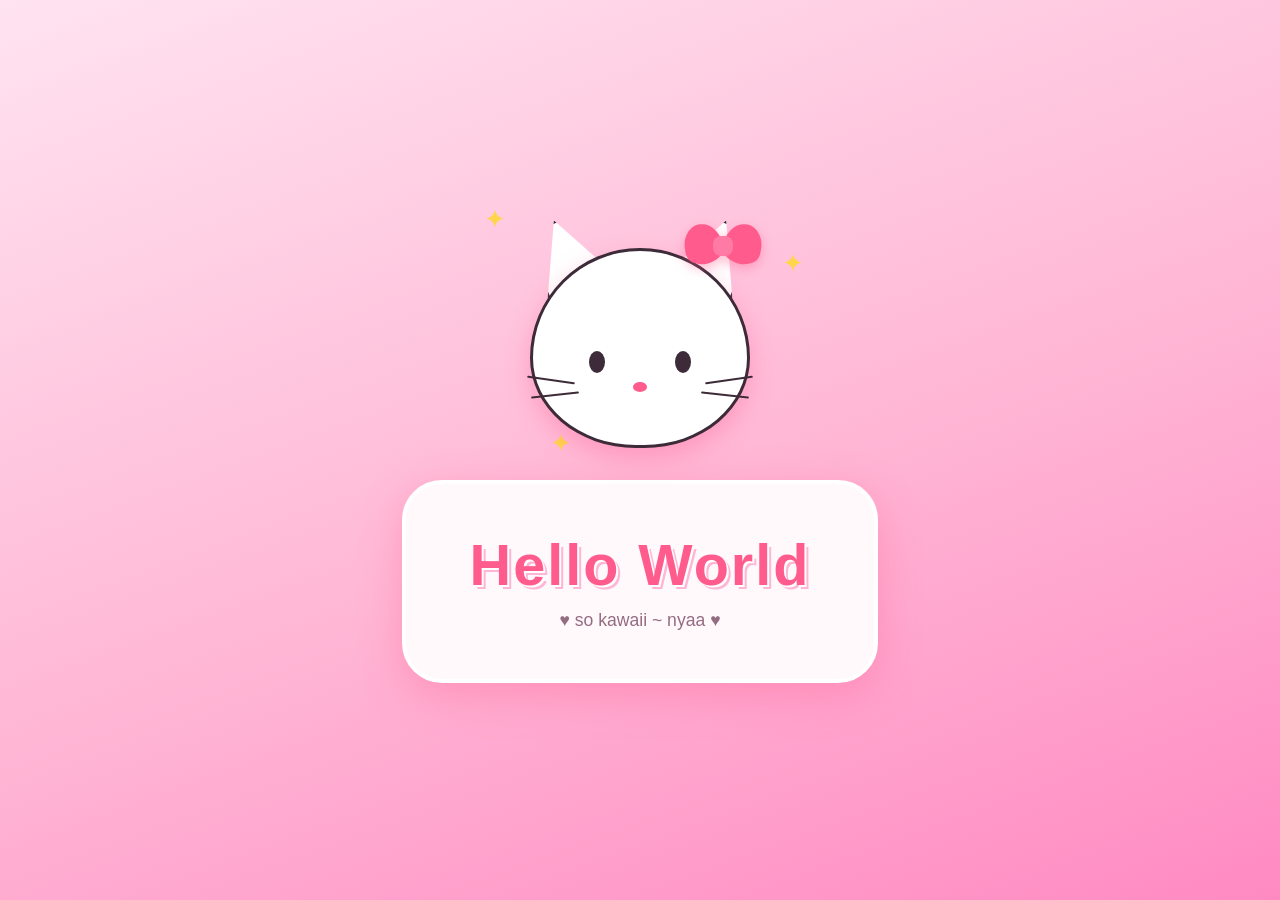
<file: index.html>
<!DOCTYPE html>
<html lang="en">
<head>
<meta charset="UTF-8" />
<meta name="viewport" content="width=device-width, initial-scale=1.0" />
<title>Hello World ♥</title>
<style>
  :root {
    --pink: #ffb6d5;
    --pink-deep: #ff8ac2;
    --pink-soft: #ffe3f0;
    --white: #fff9fc;
    --red: #ff5b8d;
    --ink: #7a4a63;
  }

  * { margin: 0; padding: 0; box-sizing: border-box; }

  body {
    min-height: 100vh;
    display: flex;
    flex-direction: column;
    align-items: center;
    justify-content: center;
    gap: 2rem;
    background: linear-gradient(160deg, var(--pink-soft) 0%, var(--pink) 55%, var(--pink-deep) 100%);
    font-family: "Comic Sans MS", "Chalkboard SE", "Segoe UI", cursive, sans-serif;
    overflow: hidden;
    color: var(--ink);
  }

  /* floating hearts background */
  .heart {
    position: fixed;
    bottom: -40px;
    font-size: 1.4rem;
    opacity: .5;
    animation: float-up 9s linear infinite;
    user-select: none;
    pointer-events: none;
  }
  @keyframes float-up {
    to { transform: translateY(-110vh) rotate(360deg); opacity: 0; }
  }

  .card {
    background: var(--white);
    border: 4px solid #fff;
    border-radius: 40px;
    padding: 3rem 4rem;
    text-align: center;
    box-shadow: 0 12px 40px rgba(255, 91, 141, .35);
  }

  h1 {
    font-size: clamp(2.2rem, 6vw, 3.6rem);
    letter-spacing: 2px;
    color: var(--red);
    text-shadow: 2px 2px 0 #fff, 4px 4px 0 var(--pink);
  }

  p.sub {
    margin-top: .75rem;
    font-size: 1.1rem;
    opacity: .8;
  }

  /* ---- the cat (all CSS, original cute design) ---- */
  .cat { position: relative; width: 260px; height: 230px; }

  .head {
    position: absolute;
    inset: 30px 20px 0 20px;
    background: #fff;
    border: 3px solid #3d2b39;
    border-radius: 50% 50% 48% 48% / 55% 55% 45% 45%;
    box-shadow: 0 10px 24px rgba(255, 91, 141, .35);
  }

  /* ears */
  .ear {
    position: absolute;
    top: 0;
    width: 70px;
    height: 70px;
    background: #fff;
    border: 3px solid #3d2b39;
    border-bottom: none;
    clip-path: polygon(50% 0%, 0% 100%, 100% 100%);
    border-radius: 16px 16px 0 0;
  }
  .ear.left  { left: 22px;  transform: rotate(-22deg); }
  .ear.right { right: 22px; transform: rotate(22deg); }

  /* eyes */
  .eye {
    position: absolute;
    top: 52%;
    width: 16px;
    height: 22px;
    background: #3d2b39;
    border-radius: 50%;
    animation: blink 4.5s infinite;
  }
  .eye.left  { left: 26%; }
  .eye.right { right: 26%; }
  @keyframes blink {
    0%, 92%, 100% { transform: scaleY(1); }
    95% { transform: scaleY(.1); }
  }

  /* nose */
  .nose {
    position: absolute;
    top: 68%;
    left: 50%;
    transform: translateX(-50%);
    width: 14px;
    height: 10px;
    background: var(--red);
    border-radius: 50%;
  }

  /* whiskers */
  .whisker {
    position: absolute;
    top: 66%;
    width: 48px;
    height: 2px;
    background: #3d2b39;
    border-radius: 2px;
  }
  .whisker.l1 { left: -6px;  transform: rotate(8deg); }
  .whisker.l2 { left: -2px;  top: 74%; transform: rotate(-6deg); }
  .whisker.r1 { right: -6px; transform: rotate(-8deg); }
  .whisker.r2 { right: -2px; top: 74%; transform: rotate(6deg); }

  /* the bow */
  .bow {
    position: absolute;
    top: 6px;
    right: 8px;
    width: 78px;
    height: 52px;
    z-index: 2;
    filter: drop-shadow(0 4px 6px rgba(255, 91, 141, .4));
    animation: wiggle 3s ease-in-out infinite;
  }
  .bow .loop {
    position: absolute;
    top: 0;
    width: 38px;
    height: 40px;
    background: var(--red);
    border-radius: 60% 60% 60% 60% / 70% 70% 40% 40%;
  }
  .bow .loop.left  { left: 0;  transform: rotate(-14deg); }
  .bow .loop.right { right: 0; transform: rotate(14deg); }
  .bow .knot {
    position: absolute;
    left: 50%;
    top: 12px;
    transform: translateX(-50%);
    width: 20px;
    height: 20px;
    background: #ff7aa5;
    border-radius: 8px;
  }
  @keyframes wiggle {
    0%, 100% { transform: rotate(0deg); }
    50% { transform: rotate(6deg); }
  }

  .sparkle {
    position: absolute;
    color: #ffd54a;
    font-size: 1.6rem;
    animation: twinkle 1.8s ease-in-out infinite;
    user-select: none;
  }
  .sparkle.s1 { top: -14px; left: -26px; animation-delay: 0s; }
  .sparkle.s2 { top: 30px;  right: -34px; animation-delay: .6s; }
  .sparkle.s3 { bottom: -10px; left: 40px; animation-delay: 1.2s; }
  @keyframes twinkle {
    0%, 100% { transform: scale(.7); opacity: .4; }
    50% { transform: scale(1.2); opacity: 1; }
  }
</style>
</head>
<body>

  <div class="cat" aria-label="cute cat">
    <div class="sparkle s1">✦</div>
    <div class="sparkle s2">✦</div>
    <div class="sparkle s3">✦</div>

    <div class="bow">
      <div class="loop left"></div>
      <div class="loop right"></div>
      <div class="knot"></div>
    </div>

    <div class="ear left"></div>
    <div class="ear right"></div>
    <div class="head">
      <div class="eye left"></div>
      <div class="eye right"></div>
      <div class="nose"></div>
      <div class="whisker l1"></div>
      <div class="whisker l2"></div>
      <div class="whisker r1"></div>
      <div class="whisker r2"></div>
    </div>
  </div>

  <div class="card">
    <h1>Hello World</h1>
    <p class="sub">♥ so kawaii ~ nyaa ♥</p>
  </div>

<script>
  // gently floating hearts
  for (let i = 0; i < 14; i++) {
    const h = document.createElement("div");
    h.className = "heart";
    h.textContent = ["♥", "♡", "✿"][i % 3];
    h.style.left = Math.random() * 100 + "vw";
    h.style.fontSize = 0.8 + Math.random() * 1.4 + "rem";
    h.style.animationDuration = 7 + Math.random() * 6 + "s";
    h.style.animationDelay = Math.random() * 8 + "s";
    document.body.appendChild(h);
  }
</script>
</body>
</html>
</file>
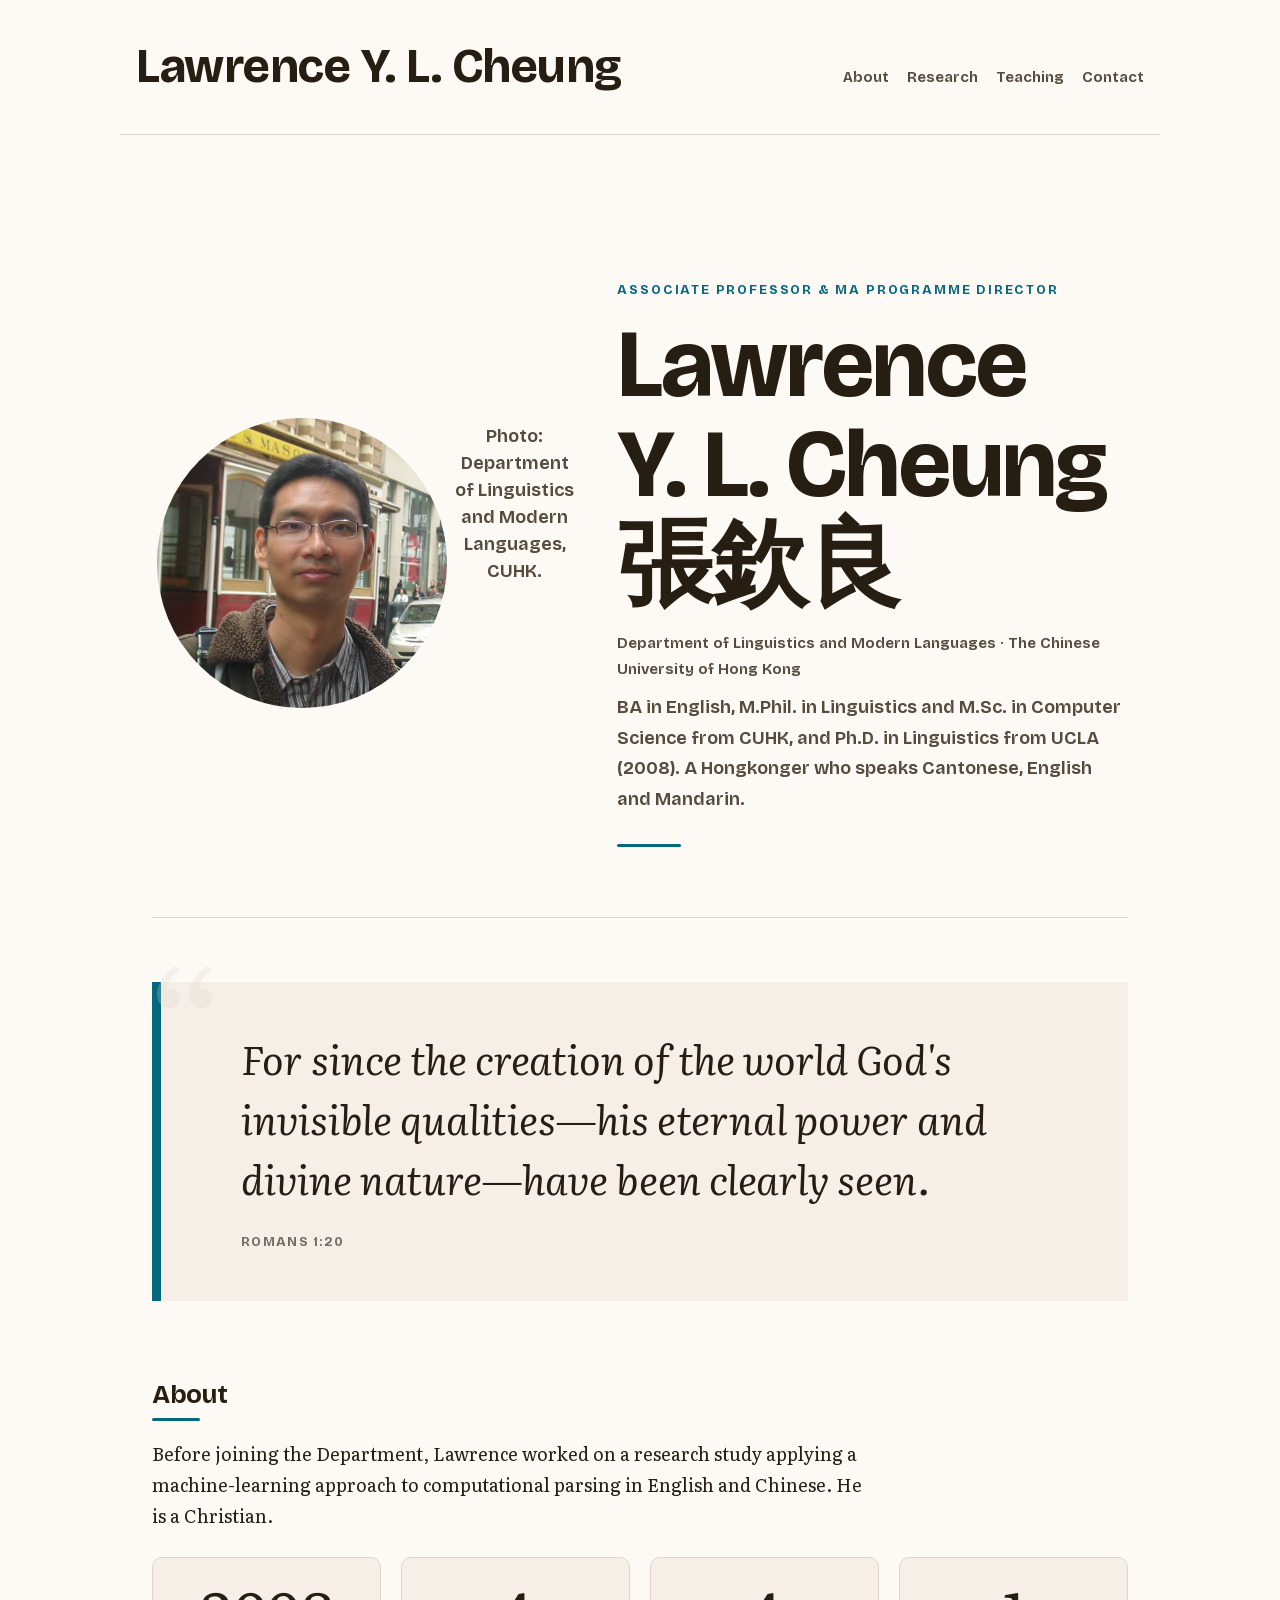
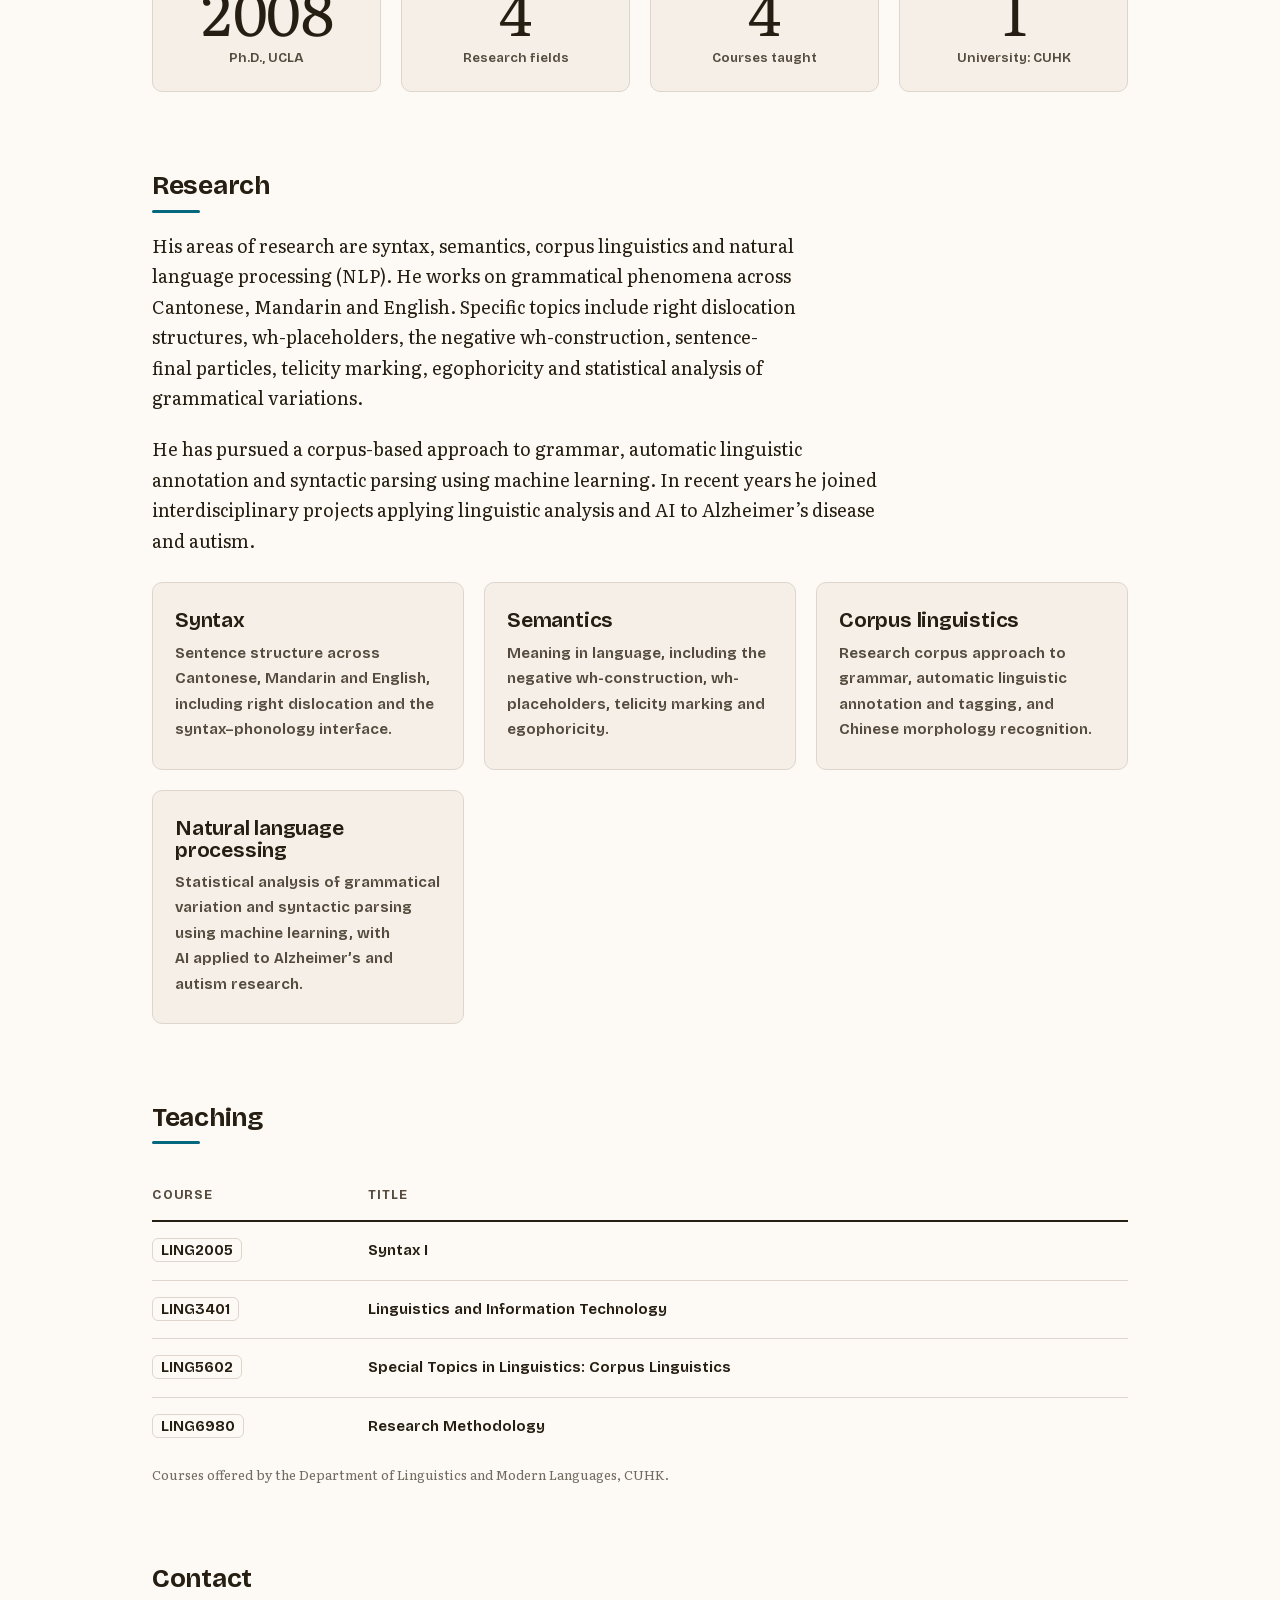
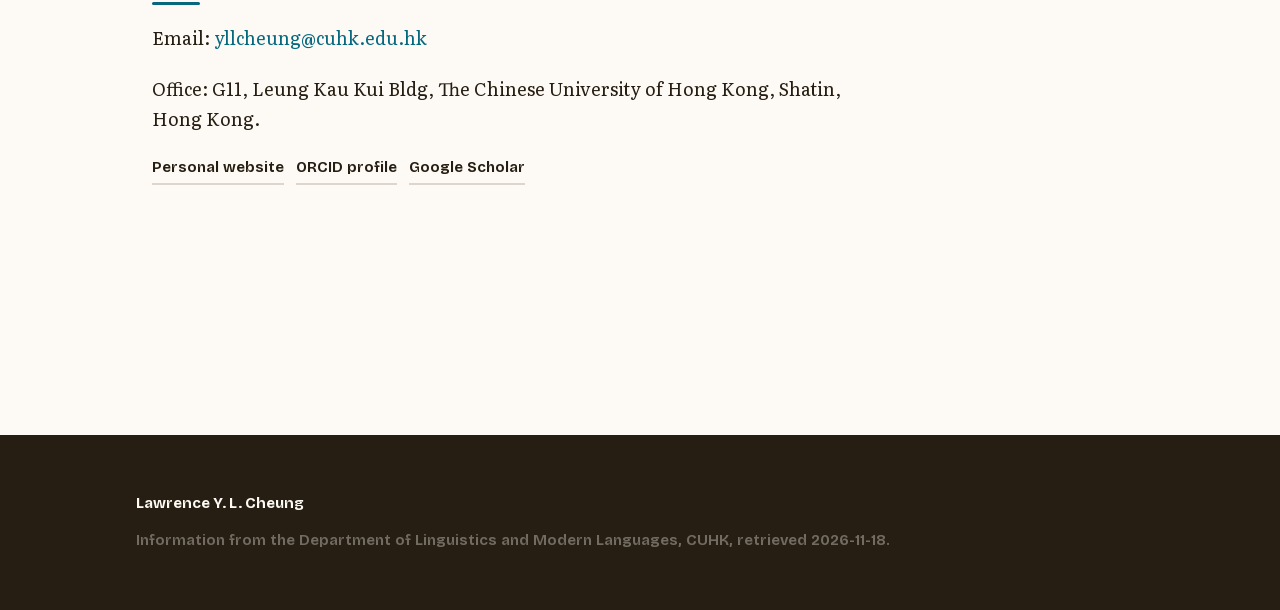
<file: cheung/index.html>
<!doctype html>
<html lang="en">
<head>
<meta charset="utf-8">
<meta name="viewport" content="width=device-width, initial-scale=1">
<title>Lawrence Y. L. Cheung — Linguistics, CUHK</title>
<link rel="stylesheet" href="base.css">
<link rel="stylesheet" href="palette.css">
<link rel="stylesheet" href="fonts/fonts.css">
<style>
  :root {
    --sans: "Bricolage Grotesque", system-ui, -apple-system, "Segoe UI", Roboto, "Helvetica Neue", Arial, sans-serif;
    --serif: "Literata", Georgia, "Times New Roman", serif;
    --small: 13px; --ui: 15px; --read: 18px; --h2: 26px;
    --title: clamp(44px, 7vw + 10px, 96px);
    --display: clamp(30px, 4vw + 12px, 48px);
  }
  *, *::before, *::after { box-sizing: border-box; }
  html { -webkit-text-size-adjust: 100%; }
  body { margin: 0; background: var(--paper); color: var(--ink); font: 400 var(--read)/1.7 var(--serif); }
  main { max-width: 1040px; margin: 0 auto; padding: 40px 16px 120px; }
  @media (min-width: 720px) { main { padding: 64px 32px 140px; } }
  h1, h2, h3 { font-family: var(--sans); line-height: 1.05; margin: 0; text-wrap: balance; }
  h1 { font-size: var(--title); font-weight: 800; letter-spacing: -0.02em; }
  h2 { font-size: var(--h2); font-weight: 700; letter-spacing: -0.01em; margin-top: 80px; margin-bottom: 18px; }
  h2::after { content: ""; display: block; width: 48px; height: 3px; background: var(--accent); margin-top: 10px; border-radius: 2px; }
  h3 { font-size: var(--display); font-weight: 650; margin-top: 32px; margin-bottom: 8px; letter-spacing: -0.01em; }
  p { margin: 0 0 20px; max-width: 66ch; }
  small, .note { font-size: var(--small); line-height: 1.5; color: var(--ink-3); }
  a { color: var(--accent); text-decoration: none; text-underline-offset: 3px; text-decoration-thickness: 1px; border-bottom: 1px solid transparent; }
  a:hover { border-bottom-color: var(--accent); text-decoration-thickness: 2px; }
  :focus-visible { outline: 3px solid var(--accent); outline-offset: 2px; }
  img { display: block; max-width: 100%; height: auto; border-radius: 10px; }
  @media (prefers-reduced-motion: reduce) { * { animation: none !important; transition: none !important; } }
  nav { max-width: 1040px; margin: 0 auto; padding: 26px 16px; border-bottom: 1px solid var(--rule); display: flex; flex-wrap: wrap; gap: 8px 24px; justify-content: space-between; align-items: baseline; }
  nav b { font-family: var(--sans); font-size: var(--display); font-weight: 800; letter-spacing: -0.01em; color: var(--ink); }
  nav ul { display: flex; flex-wrap: wrap; gap: 6px 18px; list-style: none; margin: 0; padding: 0; font-size: var(--ui); font-family: var(--sans); font-weight: 600; }
  nav a { color: var(--ink-2); padding: 6px 0; border-bottom: 2px solid transparent; }
  nav a:hover { color: var(--accent); border-bottom-color: var(--accent); }
  /* Hero */
  .hero { display: grid; gap: 40px; padding: 52px 0 70px; border-bottom: 1px solid var(--rule); }
  @media (min-width: 820px) {
    .hero { grid-template-columns: 1fr 1.2fr; align-items: center; padding-top: 80px; }
  }
  .hero .portrait { display: flex; justify-content: center; }
  .hero .portrait img { width: clamp(150px, 30vw, 300px); height: clamp(150px, 30vw, 300px); border-radius: 50%; border: 5px solid var(--paper); object-fit: cover; }
  .hero .text { display: flex; flex-direction: column; justify-content: center; }
  .hero .badge { font-family: var(--sans); font-size: var(--small); font-weight: 700; letter-spacing: 0.14em; text-transform: uppercase; color: var(--accent); margin-bottom: 14px; }
  .hero h1 { margin-bottom: 14px; }
  .hero .role { font-family: var(--sans); font-size: var(--ui); font-weight: 600; color: var(--ink-2); margin-bottom: 10px; }
  .hero p { font-family: var(--sans); font-size: var(--read); color: var(--ink-2); margin: 0 0 18px; }
  .hero .rule { width: 64px; height: 3px; background: var(--accent); border-radius: 2px; margin: 12px 0 0; }
  /* Pull quote */
  .pull { position: relative; margin: 64px 0 80px; padding: 46px 32px 46px 80px; border-left: 9px solid var(--accent); background: var(--surface); }
  .pull::before { content: "\201C"; font-family: var(--serif); font-size: clamp(72px, 14vw, 160px); font-weight: 700; color: var(--rule); position: absolute; top: -30px; left: -18px; line-height: 0.85; opacity: 0.25; }
  .pull p { font-family: var(--serif); font-size: clamp(26px, 3.2vw + 12px, 40px); font-style: italic; font-weight: 600; color: var(--ink); line-height: 1.5; margin: 0 0 16px; max-width: none; }
  .pull cite { font-family: var(--sans); font-size: var(--small); font-style: normal; font-weight: 700; letter-spacing: 0.1em; text-transform: uppercase; color: var(--ink-3); }
  /* About figures */
  .figures { display: grid; grid-template-columns: repeat(auto-fit, minmax(150px, 1fr)); gap: 20px; margin: 26px 0 10px; }
  .figures > div { background: var(--surface); border: 1px solid var(--rule); border-radius: 10px; padding: 22px 16px; text-align: center; }
  .figures .n { display: block; font-size: clamp(34px, 5vw + 14px, 60px); font-weight: 800; line-height: 1; letter-spacing: -0.02em; color: var(--ink); font-variant-numeric: tabular-nums; }
  .figures .lab { display: block; font-size: var(--small); color: var(--ink-2); margin-top: 7px; font-family: var(--sans); font-weight: 600; }
  /* Research cards */
  .research-grid { display: grid; grid-template-columns: repeat(auto-fit, minmax(230px, 1fr)); gap: 20px; margin-top: 26px; }
  .field-card { background: var(--surface); border: 1px solid var(--rule); border-radius: 10px; padding: 26px 22px; }
  .field-card h3 { font-size: 21px; margin: 0 0 9px; color: var(--ink); }
  .field-card p { font-size: var(--ui); color: var(--ink-2); margin: 0; font-family: var(--sans); }
  /* Teaching table */
  .table-wrap { overflow-x: auto; margin: 26px 0 10px; }
  table { border-collapse: collapse; width: 100%; font-size: var(--ui); font-family: var(--sans); }
  th { text-align: left; font-weight: 700; color: var(--ink-2); padding: 14px 16px 14px 0; border-bottom: 2px solid var(--ink); white-space: nowrap; font-size: var(--small); letter-spacing: 0.06em; text-transform: uppercase; }
  td { padding: 16px 16px 16px 0; border-bottom: 1px solid var(--rule); vertical-align: top; }
  td code { font-family: var(--sans); font-size: var(--ui); color: var(--ink); background: var(--paper); padding: 2px 8px; border-radius: 6px; border: 1px solid var(--rule); }
  tr:last-child td { border-bottom: none; }
  /* Contact links */
  .links { display: flex; flex-wrap: wrap; gap: 12px; margin-top: 12px; }
  .links a { font-family: var(--sans); font-size: var(--ui); font-weight: 600; color: var(--ink); border-bottom: 2px solid var(--rule); padding-bottom: 2px; }
  .links a:hover { color: var(--accent); border-bottom-color: var(--accent); }
  /* Footer */
  .foot { margin-top: 110px; background: var(--ink); color: var(--paper); }
  .foot div { max-width: 1040px; margin: 0 auto; padding: 56px 16px; display: grid; gap: 12px; font-size: var(--ui); font-family: var(--sans); }
  .foot b { color: var(--paper); }
  .foot span { color: var(--ink-3); }
  .foot a { color: var(--accent-wash); border-bottom-color: rgba(255,255,255,0.35); }
  .foot a:hover { color: #ffffff; border-bottom-color: #ffffff; }
</style>
</head>
<body>
<nav aria-label="Main">
  <b>Lawrence Y. L. Cheung</b>
  <ul>
    <li><a href="#about">About</a></li>
    <li><a href="#research">Research</a></li>
    <li><a href="#teaching">Teaching</a></li>
    <li><a href="#contact">Contact</a></li>
  </ul>
</nav>
<main>
  <section class="hero">
    <div class="portrait">
      <img src="images/lawrence-cuhk.jpg" alt="Portrait of Professor CHEUNG Yam Leung Lawrence" width="559" height="559">
      <p class="note" style="text-align:center;margin-top:10px;">Photo: Department of Linguistics and Modern Languages, CUHK.</p>
    </div>
    <div class="text">
      <span class="badge">Associate Professor &amp; MA Programme Director</span>
      <h1>Lawrence Y. L. Cheung 張欽良</h1>
      <div class="role">Department of Linguistics and Modern Languages &middot; The Chinese University of Hong Kong</div>
      <p>BA in English, M.Phil. in Linguistics and M.Sc. in Computer Science from CUHK, and Ph.D. in Linguistics from UCLA (2008). A Hongkonger who speaks Cantonese, English and Mandarin.</p>
      <div class="rule"></div>
    </div>
  </section>

  <div class="pull">
    <p>For since the creation of the world God's invisible qualities&mdash;his eternal power and divine nature&mdash;have been clearly seen.</p>
    <cite>Romans 1:20</cite>
  </div>

  <h2 id="about">About</h2>
  <p>Before joining the Department, Lawrence worked on a research study applying a machine-learning approach to computational parsing in English and Chinese. He is a Christian.</p>
  <div class="figures">
    <div><span class="n">2008</span><span class="lab">Ph.D., UCLA</span></div>
    <div><span class="n">4</span><span class="lab">Research fields</span></div>
    <div><span class="n">4</span><span class="lab">Courses taught</span></div>
    <div><span class="n">1</span><span class="lab">University: CUHK</span></div>
  </div>

  <h2 id="research">Research</h2>
  <p>His areas of research are syntax, semantics, corpus linguistics and natural language processing (NLP). He works on grammatical phenomena across Cantonese, Mandarin and English. Specific topics include right dislocation structures, wh-placeholders, the negative wh-construction, sentence-final particles, telicity marking, egophoricity and statistical analysis of grammatical variations.</p>
  <p>He has pursued a corpus-based approach to grammar, automatic linguistic annotation and syntactic parsing using machine learning. In recent years he joined interdisciplinary projects applying linguistic analysis and AI to Alzheimer&rsquo;s disease and autism.</p>
  <div class="research-grid">
    <div class="field-card">
      <h3>Syntax</h3>
      <p>Sentence structure across Cantonese, Mandarin and English, including right dislocation and the syntax&ndash;phonology interface.</p>
    </div>
    <div class="field-card">
      <h3>Semantics</h3>
      <p>Meaning in language, including the negative wh-construction, wh-placeholders, telicity marking and egophoricity.</p>
    </div>
    <div class="field-card">
      <h3>Corpus linguistics</h3>
      <p>Research corpus approach to grammar, automatic linguistic annotation and tagging, and Chinese morphology recognition.</p>
    </div>
    <div class="field-card">
      <h3>Natural language processing</h3>
      <p>Statistical analysis of grammatical variation and syntactic parsing using machine learning, with AI applied to Alzheimer&rsquo;s and autism research.</p>
    </div>
  </div>

  <h2 id="teaching">Teaching</h2>
  <div class="table-wrap">
  <table>
    <thead>
      <tr><th>Course</th><th>Title</th></tr>
    </thead>
    <tbody>
      <tr><td><code>LING2005</code></td><td>Syntax I</td></tr>
      <tr><td><code>LING3401</code></td><td>Linguistics and Information Technology</td></tr>
      <tr><td><code>LING5602</code></td><td>Special Topics in Linguistics: Corpus Linguistics</td></tr>
      <tr><td><code>LING6980</code></td><td>Research Methodology</td></tr>
    </tbody>
  </table>
  </div>
  <p class="note">Courses offered by the Department of Linguistics and Modern Languages, CUHK.</p>

  <h2 id="contact">Contact</h2>
  <p>Email: <a href="mailto:yllcheung@cuhk.edu.hk">yllcheung@cuhk.edu.hk</a></p>
  <p>Office: G11, Leung Kau Kui Bldg, The Chinese University of Hong Kong, Shatin, Hong Kong.</p>
  <div class="links">
    <a href="https://ling.cuhk.edu.hk/people/lawrence/index.html">Personal website</a>
    <a href="https://orcid.org/0000-0003-1686-2353">ORCID profile</a>
    <a href="https://scholar.google.com/citations?user=MeF2GBoAAAAJ&amp;hl=en">Google Scholar</a>
  </div>

</main>
<footer class="foot"><div><b>Lawrence Y. L. Cheung</b><span>Information from the Department of Linguistics and Modern Languages, CUHK, retrieved 2026-11-18.</span></div></footer>
</body>
</html>
</file>
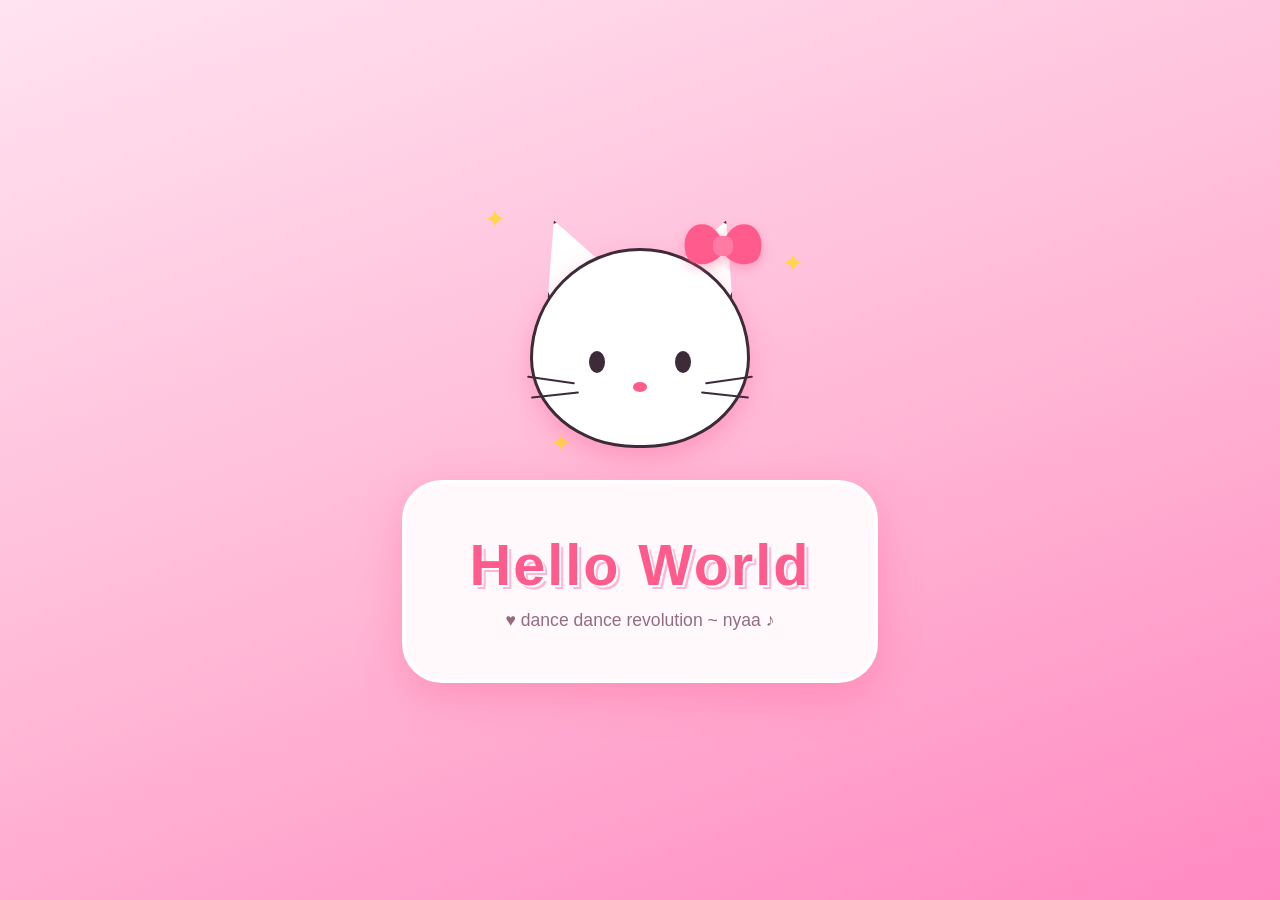
<file: hello-kitty.html>
<!DOCTYPE html>
<html lang="en">
<head>
<meta charset="UTF-8" />
<meta name="viewport" content="width=device-width, initial-scale=1.0" />
<title>Hello World ♥</title>
<style>
  :root {
    --pink: #ffb6d5;
    --pink-deep: #ff8ac2;
    --pink-soft: #ffe3f0;
    --white: #fff9fc;
    --red: #ff5b8d;
    --ink: #7a4a63;
  }

  * { margin: 0; padding: 0; box-sizing: border-box; }

  body {
    min-height: 100vh;
    display: flex;
    flex-direction: column;
    align-items: center;
    justify-content: center;
    gap: 2rem;
    background: linear-gradient(160deg, var(--pink-soft) 0%, var(--pink) 55%, var(--pink-deep) 100%);
    font-family: "Comic Sans MS", "Chalkboard SE", "Segoe UI", cursive, sans-serif;
    overflow: hidden;
    color: var(--ink);
  }

  /* floating hearts background */
  .heart {
    position: fixed;
    bottom: -40px;
    font-size: 1.4rem;
    opacity: .5;
    animation: float-up 9s linear infinite;
    user-select: none;
    pointer-events: none;
  }
  @keyframes float-up {
    to { transform: translateY(-110vh) rotate(360deg); opacity: 0; }
  }

  .card {
    background: var(--white);
    border: 4px solid #fff;
    border-radius: 40px;
    padding: 3rem 4rem;
    text-align: center;
    box-shadow: 0 12px 40px rgba(255, 91, 141, .35);
  }

  h1 {
    font-size: clamp(2.2rem, 6vw, 3.6rem);
    letter-spacing: 2px;
    color: var(--red);
    text-shadow: 2px 2px 0 #fff, 4px 4px 0 var(--pink);
  }

  p.sub {
    margin-top: .75rem;
    font-size: 1.1rem;
    opacity: .8;
  }

  /* ---- the cat (all CSS, original cute design) ---- */
  .cat {
    position: relative;
    width: 260px;
    height: 230px;
    animation: dance 1.2s ease-in-out infinite;
    transform-origin: 50% 90%;
  }

  /* the dance moves: bounce, sway, and a little spin every few beats */
  @keyframes dance {
    0%, 100% { transform: translateY(0) rotate(0deg) scale(1); }
    12%      { transform: translateY(-16px) rotate(-6deg) scale(1.02); }
    25%      { transform: translateY(0) rotate(0deg) scale(.98); }
    37%      { transform: translateY(-16px) rotate(6deg) scale(1.02); }
    50%      { transform: translateY(0) rotate(0deg) scale(.98); }
    62%      { transform: translateY(-12px) rotate(-8deg); }
    75%      { transform: translateY(0) rotate(8deg); }
    87%      { transform: translateY(-10px) rotate(0deg) scale(1.03); }
  }

  .head {
    position: absolute;
    inset: 30px 20px 0 20px;
    background: #fff;
    border: 3px solid #3d2b39;
    border-radius: 50% 50% 48% 48% / 55% 55% 45% 45%;
    box-shadow: 0 10px 24px rgba(255, 91, 141, .35);
  }

  /* ears */
  .ear {
    position: absolute;
    top: 0;
    width: 70px;
    height: 70px;
    background: #fff;
    border: 3px solid #3d2b39;
    border-bottom: none;
    clip-path: polygon(50% 0%, 0% 100%, 100% 100%);
    border-radius: 16px 16px 0 0;
  }
  .ear.left  { left: 22px;  transform: rotate(-22deg); }
  .ear.right { right: 22px; transform: rotate(22deg); }

  /* ears twitch while dancing */
  .ear.left  { animation: ear-left 1.2s ease-in-out infinite; }
  .ear.right { animation: ear-right 1.2s ease-in-out infinite; }
  @keyframes ear-left {
    0%, 100% { transform: rotate(-22deg); }
    25%      { transform: rotate(-34deg); }
    50%      { transform: rotate(-18deg); }
  }
  @keyframes ear-right {
    0%, 100% { transform: rotate(22deg); }
    25%      { transform: rotate(34deg); }
    50%      { transform: rotate(18deg); }
  }

  /* eyes */
  .eye {
    position: absolute;
    top: 52%;
    width: 16px;
    height: 22px;
    background: #3d2b39;
    border-radius: 50%;
    animation: blink 4.5s infinite;
  }
  .eye.left  { left: 26%; }
  .eye.right { right: 26%; }
  @keyframes blink {
    0%, 92%, 100% { transform: scaleY(1); }
    95% { transform: scaleY(.1); }
  }

  /* nose */
  .nose {
    position: absolute;
    top: 68%;
    left: 50%;
    transform: translateX(-50%);
    width: 14px;
    height: 10px;
    background: var(--red);
    border-radius: 50%;
  }

  /* whiskers */
  .whisker {
    position: absolute;
    top: 66%;
    width: 48px;
    height: 2px;
    background: #3d2b39;
    border-radius: 2px;
  }
  .whisker.l1 { left: -6px;  transform: rotate(8deg); }
  .whisker.l2 { left: -2px;  top: 74%; transform: rotate(-6deg); }
  .whisker.r1 { right: -6px; transform: rotate(-8deg); }
  .whisker.r2 { right: -2px; top: 74%; transform: rotate(6deg); }

  /* the bow */
  .bow {
    position: absolute;
    top: 6px;
    right: 8px;
    width: 78px;
    height: 52px;
    z-index: 2;
    filter: drop-shadow(0 4px 6px rgba(255, 91, 141, .4));
    animation: wiggle 3s ease-in-out infinite;
  }
  .bow .loop {
    position: absolute;
    top: 0;
    width: 38px;
    height: 40px;
    background: var(--red);
    border-radius: 60% 60% 60% 60% / 70% 70% 40% 40%;
  }
  .bow .loop.left  { left: 0;  transform: rotate(-14deg); }
  .bow .loop.right { right: 0; transform: rotate(14deg); }
  .bow .knot {
    position: absolute;
    left: 50%;
    top: 12px;
    transform: translateX(-50%);
    width: 20px;
    height: 20px;
    background: #ff7aa5;
    border-radius: 8px;
  }
  @keyframes wiggle {
    0%, 100% { transform: rotate(0deg); }
    50% { transform: rotate(6deg); }
  }

  .sparkle {
    position: absolute;
    color: #ffd54a;
    font-size: 1.6rem;
    animation: twinkle 1.8s ease-in-out infinite;
    user-select: none;
  }
  .sparkle.s1 { top: -14px; left: -26px; animation-delay: 0s; }
  .sparkle.s2 { top: 30px;  right: -34px; animation-delay: .6s; }
  .sparkle.s3 { bottom: -10px; left: 40px; animation-delay: 1.2s; }
  @keyframes twinkle {
    0%, 100% { transform: scale(.7); opacity: .4; }
    50% { transform: scale(1.2); opacity: 1; }
  }

  /* dancing music notes around the cat */
  .note {
    position: absolute;
    font-size: 1.8rem;
    color: var(--red);
    opacity: 0;
    animation: pop-note 1.2s ease-out infinite;
    user-select: none;
    pointer-events: none;
  }
  .note.n1 { left: -46px; top: 40%;  animation-delay: .15s; }
  .note.n2 { right: -46px; top: 30%; animation-delay: .55s; }
  .note.n3 { left: 20px; top: -44px; animation-delay: .85s; }
  @keyframes pop-note {
    0%   { transform: translateY(0) scale(.6); opacity: 0; }
    25%  { opacity: 1; }
    100% { transform: translateY(-34px) scale(1.15) rotate(10deg); opacity: 0; }
  }
</style>
</head>
<body>

  <div class="cat" aria-label="dancing cat">
    <div class="sparkle s1">✦</div>
    <div class="sparkle s2">✦</div>
    <div class="sparkle s3">✦</div>

    <div class="note n1">♪</div>
    <div class="note n2">♫</div>
    <div class="note n3">♪</div>

    <div class="bow">
      <div class="loop left"></div>
      <div class="loop right"></div>
      <div class="knot"></div>
    </div>

    <div class="ear left"></div>
    <div class="ear right"></div>
    <div class="head">
      <div class="eye left"></div>
      <div class="eye right"></div>
      <div class="nose"></div>
      <div class="whisker l1"></div>
      <div class="whisker l2"></div>
      <div class="whisker r1"></div>
      <div class="whisker r2"></div>
    </div>
  </div>

  <div class="card">
    <h1>Hello World</h1>
    <p class="sub">♥ dance dance revolution ~ nyaa ♪</p>
  </div>

<script>
  // gently floating hearts
  for (let i = 0; i < 14; i++) {
    const h = document.createElement("div");
    h.className = "heart";
    h.textContent = ["♥", "♡", "✿"][i % 3];
    h.style.left = Math.random() * 100 + "vw";
    h.style.fontSize = 0.8 + Math.random() * 1.4 + "rem";
    h.style.animationDuration = 7 + Math.random() * 6 + "s";
    h.style.animationDelay = Math.random() * 8 + "s";
    document.body.appendChild(h);
  }
</script>
</body>
</html>
</file>
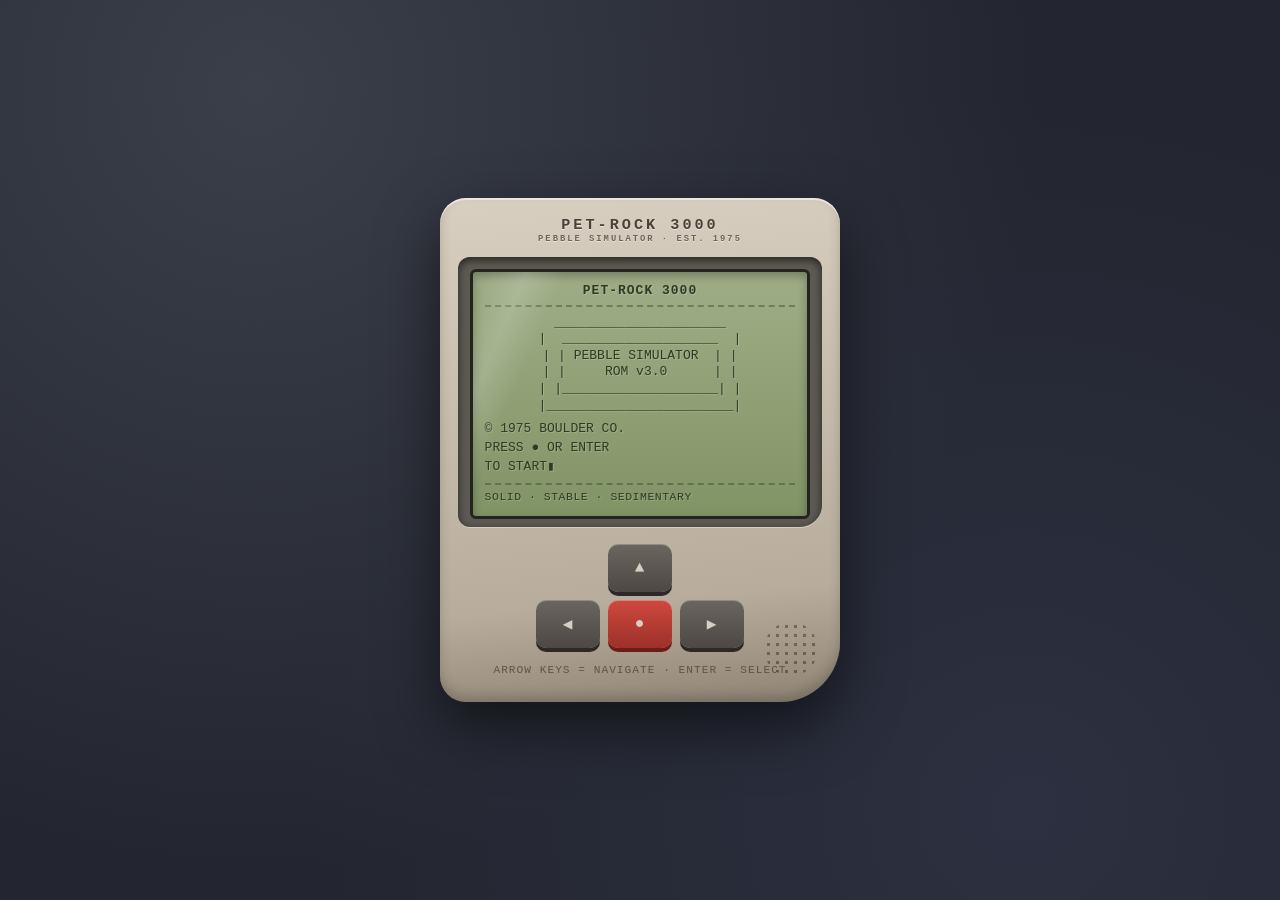
<file: pebble.html>
<!DOCTYPE html>
<html lang="en">
<head>
<meta charset="UTF-8" />
<meta name="viewport" content="width=device-width, initial-scale=1.0" />
<title>PET-ROCK 3000 — Pebble Simulator</title>
<style>
  :root {
    --beige: #d8cfc0;
    --beige-dark: #b8ad9c;
    --beige-shadow: #8f8474;
    --screen: #9ead86;
    --screen-dark: #819466;
    --pixel: #2f3a23;
    --accent: #d0483e;
    --accent-dark: #9c3129;
  }
  * { margin: 0; padding: 0; box-sizing: border-box; }
  body {
    min-height: 100vh;
    display: flex;
    align-items: center;
    justify-content: center;
    padding: 1rem;
    background:
      radial-gradient(circle at 20% 10%, #3b3f4a 0%, transparent 60%),
      radial-gradient(circle at 80% 90%, #2c3040 0%, transparent 55%),
      #232630;
    font-family: "Courier New", Courier, monospace;
    user-select: none;
  }

  /* ===== the handheld device ===== */
  .device {
    width: min(400px, 95vw);
    background: linear-gradient(175deg, var(--beige) 0%, var(--beige-dark) 78%, var(--beige-shadow) 100%);
    border-radius: 26px 26px 60px 26px;
    padding: 1.1rem 1.1rem 1.6rem;
    box-shadow:
      inset 0 2px 0 rgba(255,255,255,.55),
      inset 0 -6px 12px rgba(0,0,0,.18),
      0 24px 60px rgba(0,0,0,.55);
    position: relative;
  }
  .device::before { /* speaker holes */
    content: "";
    position: absolute;
    right: 22px; bottom: 26px;
    width: 54px; height: 54px;
    background-image: radial-gradient(circle, rgba(0,0,0,.35) 1.6px, transparent 2px);
    background-size: 9px 9px;
    border-radius: 50%;
  }
  .brand {
    text-align: center;
    letter-spacing: 3px;
    font-weight: bold;
    font-size: .95rem;
    color: #4a4238;
    text-shadow: 0 1px 0 rgba(255,255,255,.5);
  }
  .brand small {
    display: block;
    font-size: .55rem;
    letter-spacing: 2px;
    color: #6d6355;
  }
  /* ===== screen bezel ===== */
  .screen-frame {
    margin: .8rem 0;
    padding: 12px 12px 8px;
    background: #5c5a52;
    border-radius: 12px 12px 22px 12px;
    box-shadow: inset 0 3px 8px rgba(0,0,0,.6), 0 1px 0 rgba(255,255,255,.35);
  }
  .screen {
    background: linear-gradient(180deg, var(--screen) 0%, var(--screen-dark) 100%);
    border: 3px solid #23241f;
    border-radius: 6px;
    padding: 10px 12px;
    min-height: 208px;
    display: flex;
    flex-direction: column;
    gap: 6px;
    font-size: 13px;
    line-height: 1.45;
    color: var(--pixel);
    text-shadow: 1px 1px 0 rgba(255,255,255,.18);
    box-shadow: inset 0 4px 10px rgba(0,0,0,.28);
    position: relative;
    overflow: hidden;
  }
  .screen::after { /* glass glare */
    content: "";
    position: absolute;
    top: -60%; left: -30%;
    width: 80%; height: 160%;
    background: linear-gradient(105deg, transparent 40%, rgba(255,255,255,.16) 50%, transparent 60%);
    transform: rotate(8deg);
    pointer-events: none;
  }
  .screen .title {
    text-align: center;
    font-weight: bold;
    letter-spacing: 1px;
    border-bottom: 2px dashed rgba(47,58,35,.4);
    padding-bottom: 4px;
    margin-bottom: 2px;
    white-space: pre-wrap;
  }
  .screen .art {
    text-align: center;
    white-space: pre;
    font-size: 13px;
    line-height: 1.28;
  }
  .screen .msg {
    min-height: 56px;
    white-space: pre-wrap;
  }
  .screen .stats {
    margin-top: auto;
    font-size: 11.5px;
    letter-spacing: .5px;
    display: flex;
    justify-content: space-between;
    border-top: 2px dashed rgba(47,58,35,.4);
    padding-top: 4px;
  }
  .blink-cursor {
    display: inline-block;
    width: 8px;
    animation: blink 1s steps(1) infinite;
  }
  @keyframes blink { 50% { opacity: 0; } }

  /* ===== d-pad buttons ===== */
  .controls {
    display: grid;
    grid-template-columns: repeat(3, 64px);
    grid-template-rows: repeat(2, 48px);
    gap: 8px;
    justify-content: center;
    margin-top: 1.1rem;
  }
  .btn {
    border: none;
    border-radius: 10px;
    background: linear-gradient(180deg, #6b6560 0%, #4d4844 100%);
    color: var(--beige);
    font-family: inherit;
    font-size: 1rem;
    font-weight: bold;
    letter-spacing: 1px;
    box-shadow: 0 4px 0 #2c2926, inset 0 1px 0 rgba(255,255,255,.25);
    cursor: pointer;
  }
  .btn:active, .btn.pressed {
    transform: translateY(3px);
    box-shadow: 0 1px 0 #2c2926, inset 0 1px 0 rgba(255,255,255,.15);
  }
  .btn.up    { grid-column: 2; grid-row: 1; }
  .btn.left  { grid-column: 1; grid-row: 2; }
  .btn.ok    { grid-column: 2; grid-row: 2; background: linear-gradient(180deg, var(--accent) 0%, var(--accent-dark) 100%); box-shadow: 0 4px 0 #6d1d16, inset 0 1px 0 rgba(255,255,255,.3); }
  .btn.right { grid-column: 3; grid-row: 2; }
  .hint {
    margin-top: 1rem;
    text-align: center;
    font-size: .7rem;
    letter-spacing: 1px;
    color: #5d5446;
  }
  @media (max-width: 420px) {
    .controls { grid-template-columns: repeat(3, 56px); grid-template-rows: repeat(2, 44px); }
    .screen { font-size: 12px; }
  }
</style>
</style>
</head>
<body>
  <div class="device">
    <div class="brand">PET-ROCK 3000<small>PEBBLE SIMULATOR · EST. 1975</small></div>

    <div class="screen-frame">
      <div class="screen" id="screen">
        <div class="title" id="title">PET-ROCK 3000</div>
        <div class="art" id="art"></div>
        <div class="msg" id="msg"></div>
        <div class="stats" id="stats"></div>
      </div>
    </div>

    <div class="controls">
      <button class="btn up"    id="b-up"    aria-label="up">▲</button>
      <button class="btn left"  id="b-left"  aria-label="left">◀</button>
      <button class="btn ok"    id="b-ok"    aria-label="ok">●</button>
      <button class="btn right" id="b-right" aria-label="right">▶</button>
    </div>

    <div class="hint" id="hint">ARROW KEYS = NAVIGATE · ENTER = SELECT</div>
  </div>
<script>
/* ============ pet rock simulator ============ */
const $ = id => document.getElementById(id);
const screenEl = $("screen"), titleEl = $("title"), artEl = $("art"),
      msgEl = $("msg"), statsEl = $("stats"), hintEl = $("hint");

const clamp = (v, lo, hi) => Math.max(lo, Math.min(hi, v));
const pick  = arr => arr[Math.floor(Math.random() * arr.length)];

/* ---------- rock art ---------- */
const ROCKS = {
  dwayne: [
    "     _______     ",
    "   /       \\   ",
    "  |  ^   ^  |  ",
    "  |    ▽    |  ",
    "   \\_______/   "
  ],
  steve: [
    "     ______     ",
    "   /  ___  \\   ",
    "  | | o o | |  ",
    "  | |  ‿  | |  ",
    "   \\______/   "
  ],
  gary: [
    "    .-------.    ",
    "   /         \\  ",
    "  |  -     -  | ",
    "  |     ω     | ",
    "   \\_________/  "
  ],
  pebbleton: [
    "      _____      ",
    "   .-'     '-.  ",
    "  |  ~     ~  | ",
    "  |     o     | ",
    "   '-._____.-'  "
  ]
};

/* ---------- mood faces (drawn next to stats) ---------- */
const MOOD_FACE = {
  0: "dead", 1: "zzz", 2: "meh", 3: "ok", 4: "joy"
};
const FACES = {
  dead: "×_×", zzz: "-_-", meh: "·_·", ok: "^_^", joy: "^o^"
};

/* ---------- game state ---------- */
const state = {
  screen: "splash",
  rock: null,
  stats: { boredom: 20, unboundedLove: 100, geology: 0 },
  menuIndex: 0,
  menuItems: ["ADOPT A ROCK", "CREDITS"],
  creditIndex: 0,
  flash: 0,
  wiggle: 0
};

/* ============ screen renderers ============ */
function render() {
  const R = renderers[state.screen];
  if (R) R();
  screenEl.style.transform = state.wiggle ? `translate(${(Math.random()*2-1)*2}px, ${(Math.random()*2-1)*2}px)` : "";
}

const renderers = {
  splash() {
    titleEl.textContent = "PET-ROCK 3000";
    artEl.textContent = [
      " ______________________ ",
      "|  ____________________  |",
      "| | PEBBLE SIMULATOR  | |",
      "| |     ROM v3.0      | |",
      "| |____________________| |",
      "|________________________|"
    ].join("\n");
    msgEl.innerHTML =
      "© 1975 BOULDER CO.\nPRESS ● OR ENTER\nTO START<span class='blink-cursor'>▮</span>";
    statsEl.textContent = "SOLID  ·  STABLE  ·  SEDIMENTARY";
  },

  menu() {
    titleEl.textContent = "MAIN MENU";
    artEl.textContent = ROCKS.dwayne.join("\n");
    msgEl.innerHTML = state.menuItems
      .map((item, i) => (i === state.menuIndex ? `> ${item} <` : `  ${item}`))
      .join("\n");
    statsEl.textContent = "SELECT WITH ●";
  },

  credits() {
    titleEl.textContent = "CREDITS";
    const lines = [
      "A GAME BY BOULDER CO.",
      "ROCK MODELING ....... D. JOHNSON",
      "GEOLOGY CONSULTANT ... G. PEBSWORTH",
      "EMOTION ENGINE ....... A LITERAL STONE",
      "SPECIAL THANKS ....... GRAVITY"
    ];
    msgEl.innerHTML =
      lines
        .map((line, i) => (i === state.creditIndex ? `> ${line} <` : `  ${line}`))
        .join("\n") +
      "\n\n● = BACK";
    statsEl.textContent = "SCROLL WITH ◀ ▶";
  },

  naming() {
    titleEl.textContent = "ADOPTION PAPERS";
    artEl.textContent = ROCKS.dwayne.join("\n");
    msgEl.innerHTML =
      `NAME YOUR ROCK:\n\n  ${state.rock.name}<span class='blink-cursor'>▮</span>\n\n` +
      "▲ = NEXT LETTER\n◀ ▶ = MOVE CURSOR";
    statsEl.textContent = "● = CONFIRM";
  },

  life() {
    const s = state.rock;
    titleEl.textContent = `${s.name.toUpperCase()} THE ROCK`;
    artEl.textContent = s.art.join("\n");
    const face = FACES[MOOD_FACE[mood()]];
    msgEl.textContent = s.message;
    statsEl.innerHTML =
      `BOREDOM ${bar(100 - s.boredom)} ${face} · LOVE ∞ · APPENDAGES 0`;
  }
};

function bar(pct) {
  const blocks = Math.round(clamp(pct, 0, 100) / 10);
  return "[" + "█".repeat(blocks) + "░".repeat(10 - blocks) + "]";
}

function mood() {
  const b = state.rock.boredom;
  if (b >= 95) return 0;
  if (b >= 75) return 1;
  if (b >= 45) return 2;
  if (b >= 20) return 3;
  return 4;
}

/* ---------- naming via up/left/right ---------- */
const LETTERS = " ABCDEFGHIJKLMNOPQRSTUVWXYZ0123456789";
function nameCharStep(dir) {
  const s = state.rock;
  const i = LETTERS.indexOf(s.name[s.cursor]);
  const next = clamp(i + dir, 0, LETTERS.length - 1);
  const name = s.name.split("");
  name[s.cursor] = LETTERS[next];
  s.name = name.join("");
}

/* ============ actions per screen ============ */
const actions = {
  splash: {
    ok() { go("menu"); },
    up() { flash(); },
    left() { flash(); },
    right() { flash(); }
  },
  menu: {
    up() { state.menuIndex = (state.menuIndex + 1) % state.menuItems.length; },
    ok() {
      if (state.menuIndex === 0) adopt();
      else go("credits");
    },
    left() { flash(); },
    right() { flash(); }
  },
  credits: {
    left()  { state.creditIndex = (state.creditIndex + 4) % 5; },
    right() { state.creditIndex = (state.creditIndex + 1) % 5; },
    ok()    { go("menu"); },
    up()    { flash(); }
  },
  naming: {
    up()   { nameCharStep(1); },
    left() { state.rock.cursor = clamp(state.rock.cursor - 1, 0, state.rock.name.length - 1); },
    right(){ state.rock.cursor = clamp(state.rock.cursor + 1, 0, state.rock.name.length - 1); },
    ok()   { startLife(); }
  },
  life: {
    up()    { pet(); },
    left()  { talkTo(); },
    right() { takeForWalk(); },
    ok()    { doNothing(); }
  }
};

function go(screen) { state.screen = screen; render(); }

function flash() {
  msgEl.style.opacity = ".4";
  setTimeout(() => { msgEl.style.opacity = ""; }, 120);
}

/* ---------- adoption ---------- */
const NAMES = ["Dwayne", "Steve", "Gary", "Pebbleton"];
function adopt() {
  const speciesList = Object.keys(ROCKS);
  const species = speciesList[Math.floor(Math.random() * speciesList.length)];
  state.rock = {
    name: NAMES[speciesList.indexOf(species)],
    species,
    cursor: 0,
    art: ROCKS[species],
    boredom: 20,
    message: "",
    actions: 0,
    bornAt: Date.now()
  };
  go("naming");
}

function startLife() {
  state.rock.name = state.rock.name.trim() || "Dwayne";
  state.rock.message = "I EXIST. I AM SO HAPPY.";
  go("life");
  hintEl.textContent = "▲ PET · ◀ TALK · ▶ WALK · ● DO NOTHING";
  scheduleTick();
}

/* ---------- interaction dialogue ---------- */
const PET_LINES = [
  "PETTING INTENSIFIES.",
  "I VIBRATE WITH JOY.",
  "THIS IS MY PURPOSE.",
  "EMOTION DETECTED.",
  "MY SURFACE IS PLEASED."
];
const TALK_LINES = [
  "I HAVE BEEN A ROCK FOR\n6,000,000 YEARS.\nEVERY DAY IS THE SAME.",
  "I DREAMED I WAS A\nMOUNTAIN. I WAS.\nI STILL AM.",
  "I DO NOT HAVE EARS.\nI HEARD YOU ANYWAY.",
  "ONE DAY I WILL BE SAND.\nIT IS FINE.\nI HAVE PLANS.",
  "MY THERAPIST IS ALSO\nA ROCK. IT LISTENS.",
  "MOSS GREW ON ME ONCE.\nBEST WEEK OF MY LIFE.",
  "I HAVE NEVER COMPLAINED\nIN MY ENTIRE LIFE."
];
const WALK_LINES = [
  "WE MOVED 0.3 METERS.",
  "I ROLLED. SORT OF.",
  "VELOCITY ACHIEVED.",
  "GRAVITY DID MOST OF IT.",
  "THE JOURNEY WAS INTERNAL."
];
const NOTHING_LINES = [
  "EXCELLENT. NOTHING HAPPENED.",
  "WE ARE BOTH SO GOOD AT THIS.",
  "MY KIND OF STIMULATION.",
  "AH. SEDENTARY BLISS.",
  "THIS IS WHAT I TRAINED FOR."
];
const IDLE_LINES = [
  "JUST BEING A ROCK.",
  "MINERAL VIBES ONLY.",
  "I AM STILL HERE.",
  "GEOLOGICALLY SPEAKING,\nNOTHING HAS HAPPENED.",
  "I COUNTED MY QUARTZ.\nSTILL HAVE IT.",
  "WEATHER REPORT: NONE.",
  "I AM AT PEACE.",
  "LET THE RECORD SHOW:\nI DID NOT MOVE."
];

function pet()        { react(pick(PET_LINES), -12, 1); }
function talkTo()     { react(pick(TALK_LINES), -6, 1); }
function takeForWalk(){ react(pick(WALK_LINES), -9, 2); }
function doNothing()  { react(pick(NOTHING_LINES), 2, 0); }

function react(msg, boredomDelta, wiggle) {
  const s = state.rock;
  s.message = msg;
  s.boredom = clamp(s.boredom + boredomDelta, 0, 100);
  s.actions++;
  state.wiggle = wiggle;
  render();
  setTimeout(() => { state.wiggle = 0; render(); }, 260);
}

/* ---------- idle ticks: boredom rises, rock comments ---------- */
function scheduleTick() {
  clearInterval(state.tickTimer);
  state.tickTimer = setInterval(() => {
    if (state.screen !== "life") return;
    const s = state.rock;
    s.boredom = clamp(s.boredom + 4, 0, 100);
    if (Math.random() < 0.5) s.message = pick(IDLE_LINES);
    render();
  }, 5000);
}

/* ============ input wiring ============ */
function press(btn, actionName) {
  const a = actions[state.screen] && actions[state.screen][actionName];
  btn.classList.add("pressed");
  setTimeout(() => btn.classList.remove("pressed"), 110);
  if (a) a();
  render();
}

const buttons = {
  up:    $("b-up"),
  left:  $("b-left"),
  ok:    $("b-ok"),
  right: $("b-right")
};

Object.entries(buttons).forEach(([actionName, btn]) => {
  btn.addEventListener("click", () => press(btn, actionName));
});

const KEY_MAP = {
  ArrowUp: "up", ArrowLeft: "left", ArrowRight: "right",
  Enter: "ok", " ": "ok"
};
document.addEventListener("keydown", e => {
  const actionName = KEY_MAP[e.key];
  if (!actionName) return;
  e.preventDefault();
  press(buttons[actionName], actionName);
});

/* first paint */
render();
</script>
</body>
</html>
</file>
<file: cheung/base.css>
/* The designer skill's starting stylesheet: a reset, the palette roles, scale A (Civic) and the
   accessibility basics. Copy it beside the page, then replace the :root block with the output of
   palette.py and the font stack with the one fonts.py printed. Spacing: 4 8 12 16 24 32 48 64 96. */
:root {
  --paper: #fbf9f6; --surface: #f2eee8; --rule: #dcd5cb; --ink: #211b14; --ink-2: #51493f; --ink-3: #6b645b;
  --accent: #1d5a8c; --on-accent: #fbf9f6; --accent-wash: #e2ecf7; --alert: #b3401f;
  --sans: "Public Sans", system-ui, -apple-system, "Segoe UI", Roboto, "Helvetica Neue", Arial, sans-serif;
  --small: 13px; --ui: 15px; --read: 17px; --h2: 21px; --title: clamp(28px, 2.4vw + 12px, 40px); --display: clamp(44px, 3vw + 20px, 56px);
}
*, *::before, *::after { box-sizing: border-box; }
html { -webkit-text-size-adjust: 100%; }
body { margin: 0; background: var(--paper); color: var(--ink); font: 400 var(--read)/1.6 var(--sans); }
main { max-width: 1040px; margin: 0 auto; padding: 32px 16px 64px; }
@media (min-width: 720px) { main { padding: 48px 32px 96px; } }
h1, h2, h3 { line-height: 1.15; margin: 0; text-wrap: balance; }
h1 { font-size: var(--title); font-weight: 700; letter-spacing: -0.01em; }
h2 { font-size: var(--h2); font-weight: 650; margin-top: 56px; margin-bottom: 12px; }
h3 { font-size: var(--read); font-weight: 650; margin-top: 24px; margin-bottom: 4px; }
p, li { max-width: 66ch; text-wrap: pretty; }
p { margin: 0 0 16px; }
small, .note { font-size: var(--small); line-height: 1.45; color: var(--ink-3); }
a { color: var(--accent); text-underline-offset: 3px; text-decoration-thickness: 1px; }
a:hover { text-decoration-thickness: 2px; }
:focus-visible { outline: 3px solid var(--accent); outline-offset: 2px; }
img, svg, video, canvas { max-width: 100%; height: auto; }
.num { font-variant-numeric: tabular-nums; }
@media (prefers-reduced-motion: reduce) { * { animation: none !important; transition: none !important; scroll-behavior: auto !important; } }
</file>
<file: cheung/palette.css>
/* palette.py: hue 220, chroma 0.130, neutrals warm */
:root {
  --paper: #fdf9f4;
  --surface: #f5efe7;
  --rule: #ded6cc;
  --ink: #261e12;
  --ink-2: #554b3f;
  --ink-3: #716b62;
  --accent: #05687f;
  --on-accent: #fdf9f4;
  --accent-wash: #cef2ff;
  --alert: #c44323;
}
</file>
<file: cheung/fonts/fonts.css>
@font-face { font-family: "Bricolage Grotesque"; src: url("BricolageGrotesque.woff2") format("woff2"); font-style: normal; font-weight: 200 800; font-display: swap; }
@font-face { font-family: "Literata"; src: url("Literata.woff2") format("woff2"); font-style: normal; font-weight: 200 900; font-display: swap; }
@font-face { font-family: "Literata"; src: url("Literata-Italic.woff2") format("woff2"); font-style: italic; font-weight: 200 900; font-display: swap; }
</file>
